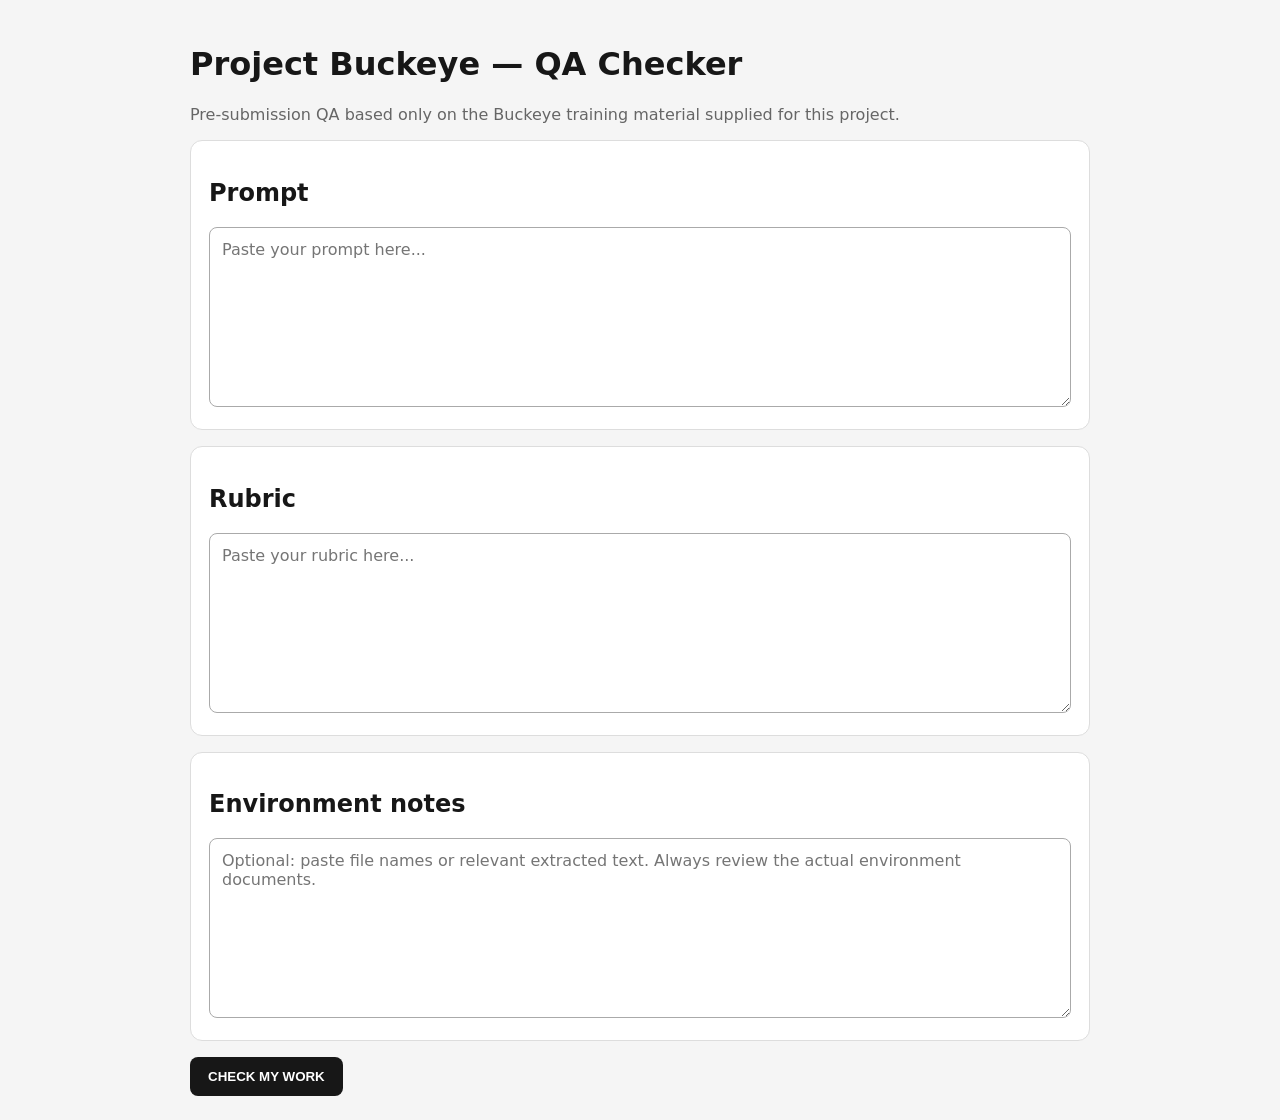
<file: buckeye-qa/index.html>
<!doctype html>
<html lang="en"><head><meta charset="utf-8"><meta name="viewport" content="width=device-width,initial-scale=1"><title>Project Buckeye QA Checker</title><style>body{font-family:system-ui,-apple-system,sans-serif;max-width:900px;margin:auto;padding:24px;background:#f5f5f5;color:#171717}.card{background:#fff;border:1px solid #ddd;border-radius:12px;padding:18px;margin:16px 0}textarea{width:100%;min-height:180px;box-sizing:border-box;padding:12px;border:1px solid #aaa;border-radius:8px;font:inherit}button{padding:12px 18px;border:0;border-radius:8px;font-weight:700;background:#171717;color:#fff}.check{padding:12px 0;border-bottom:1px solid #eee}.ok{color:#16723b}.warn{color:#996800}.bad{color:#a51d2d}.muted{color:#666}</style></head><body><h1>Project Buckeye — QA Checker</h1><p class="muted">Pre-submission QA based only on the Buckeye training material supplied for this project.</p><div class="card"><h2>Prompt</h2><textarea id="p" placeholder="Paste your prompt here..."></textarea></div><div class="card"><h2>Rubric</h2><textarea id="r" placeholder="Paste your rubric here..."></textarea></div><div class="card"><h2>Environment notes</h2><textarea id="e" placeholder="Optional: paste file names or relevant extracted text. Always review the actual environment documents."></textarea></div><button onclick="go()">CHECK MY WORK</button><div id="out" class="card" style="display:none"><h2>QA Report</h2><div id="s"></div><div id="c"></div><p class="muted"><b>Important:</b> Warnings require human review. This checker does not invent Buckeye rules or write the task for you.</p></div><script>const W=s=>(s.match(/\b[\w’'-]+\b/g)||[]).length,A=(s,x)=>x.some(v=>s.toLowerCase().includes(v));function go(){let p=document.getElementById('p').value.trim(),r=document.getElementById('r').value.trim(),e=document.getElementById('e').value.trim(),w=W(p),a=[];function q(n,z,m){a.push('<div class="check"><b class="'+z+'">'+z.toUpperCase()+' — '+n+'</b><br>'+m+'</div>')}q('Prompt length',w>=300&&w<=500?'ok':'bad',w+' words — training requires 300–500 words.');q('Unambiguous',A(p,['based on','using','must','required','calculate','produce','deliver','rank'])?'ok':'warn','Check that the prompt distinguishes model failure from prompt failure.');q('Professional role & context',A(p,['you are','manager','director','supervisor','coordinator','analyst'])?'ok':'warn','Verify persona, audience, stakes and context are specific.');q('Realistic, not contrived',A(p,['company','department','client','employee','vendor','operations','hr','customer','project'])?'ok':'warn','Verify the scenario mirrors professional work.');q('Timeless / anchored date',A(p,['as of','2025','2026','january','february','march','april','may','june','july','august','september','october','november','december'])?'ok':'warn','If time matters, anchor a date inside the scenario.');q('Clear deliverable',A(p,['deliver','produce','create','submit','memo','report','plan','brief','docx','xlsx','pdf','filename'])?'ok':'warn','Verify format, filename, audience and quality bar.');q('Clear constraints',A(p,['must not','do not','only','no more than','maximum','within','limit','constraint'])?'ok':'warn','Verify important must-nots and resource limits.');q('Closed-world solvability','warn',e?'Review whether every substantive requirement is supported by the supplied environment.':'Review the actual environment and verify the task is solvable from it alone.');q('Solution path not given away',A(p,['step 1','step 2','first','then','next','use this formula'])?'warn':'ok','Review whether the prompt prescribes the solution path.');q('Meaningful failure mechanism',A(p,['conflict','reconcile','precedence','exception','threshold','duplicate','missing','discrep','cross-reference','sequential'])?'ok':'warn','Training examples emphasize meaningful failure from reconciliation, sequence, termination, reverse-solving, messy data, thresholds, and baseline/policy separation.');q('Rubric supplied',r?'ok':'bad',r?'Rubric supplied.':'Paste the rubric before submission.');if(r){let l=r.split(/\n+/).filter(Boolean);q('Atomic criteria',l.every(x=>(x.match(/\band\b/gi)||[]).length<=1)?'ok':'warn','Criteria should be simple declarative true/false statements, not stacked requirements.');q('Objective / checkable',A(r,['sufficiently detailed','sound professional judgment','good','appropriate','reasonable'])?'warn':'ok','Avoid subjective standards.');q('Self-contained',A(r,['project charter','see attached','refer to','according to the environment'])?'warn':'ok','Criteria should be self-contained.');q('Negative criteria',A(r,['does not','fails to','omits','incorrect','hallucinates','unreconciled','ignores','misses'])?'ok':'warn','Negative criteria should describe the presence of an undesirable behavior.')}document.getElementById('out').style.display='block';document.getElementById('s').innerHTML='<p><b>Prompt:</b> '+w+' words &nbsp; <b>Rubric:</b> '+(r?'supplied':'missing')+'</p>';document.getElementById('c').innerHTML=a.join('');}</script></body></html>
</file>
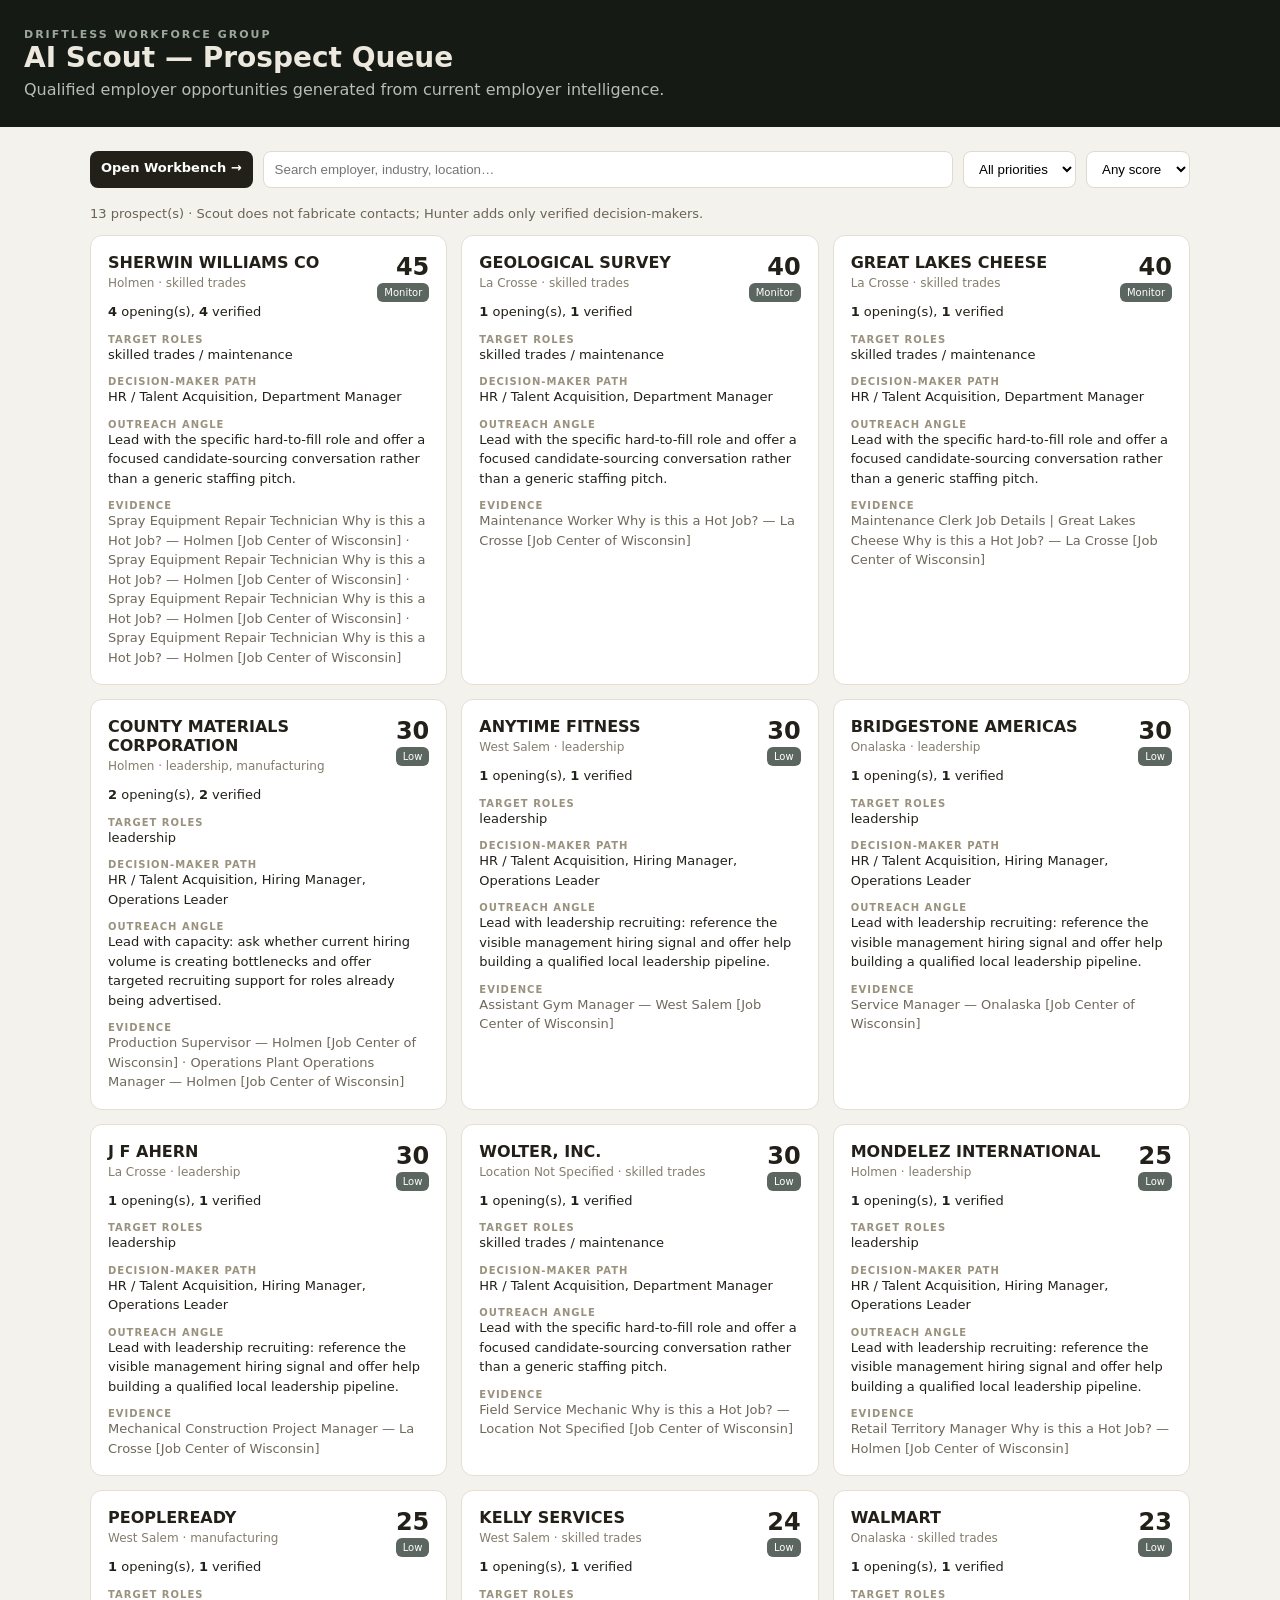
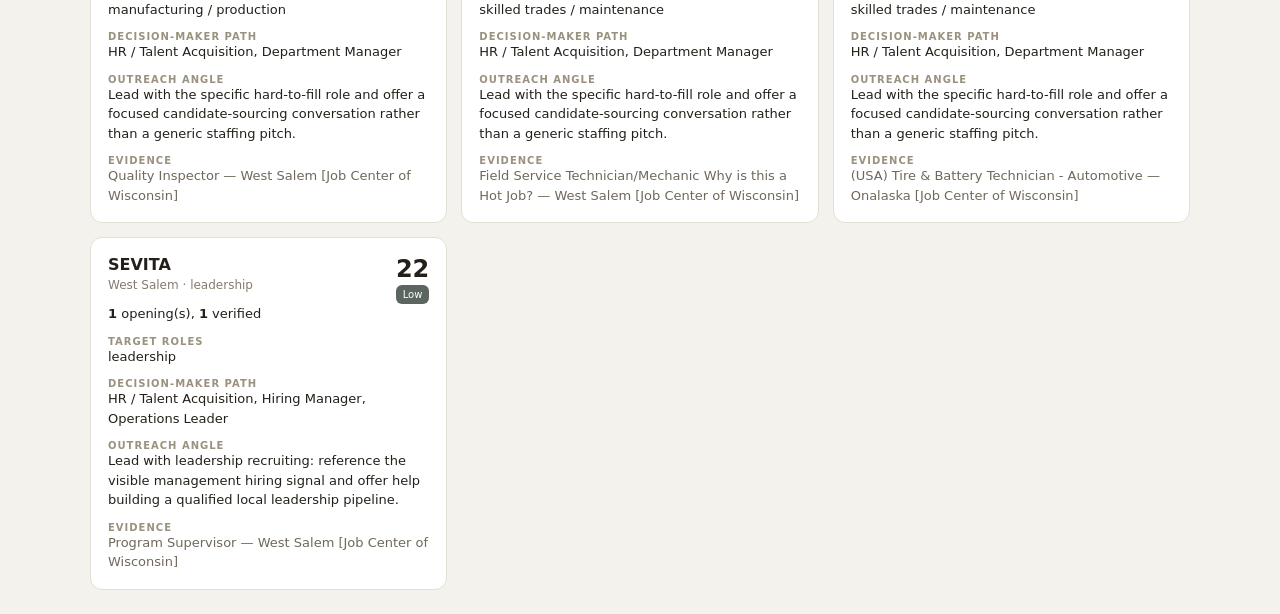
<file: frontend/prospect-queue.html>
<!doctype html>
<html lang="en"><head><meta charset="utf-8"><meta name="viewport" content="width=device-width,initial-scale=1"><title>Driftless Workforce | AI Scout</title>
<style>body{margin:0;background:#f4f2ed;color:#232019;font-family:system-ui,-apple-system,sans-serif}header{background:#161a15;color:#ede8dd;padding:28px 24px}h1{margin:0 0 6px;font-size:28px}.sub{color:#b7bdb2}main{max-width:1100px;margin:auto;padding:24px}.toolbar{display:flex;gap:10px;flex-wrap:wrap;margin-bottom:18px}input,select{padding:9px 11px;border:1px solid #dedacd;border-radius:8px;background:white}.grid{display:grid;grid-template-columns:repeat(auto-fit,minmax(300px,1fr));gap:14px}.card{background:white;border:1px solid #e4dfd3;border-radius:12px;padding:17px}.top{display:flex;justify-content:space-between;gap:10px}.score{font-size:24px;font-weight:800}.pill{font-size:10px;padding:4px 7px;border-radius:6px;background:#5b6660;color:white}.meta{font-size:12px;color:#847c6c;margin:4px 0 12px}.label{font-size:10px;letter-spacing:1px;text-transform:uppercase;color:#9a927e;font-weight:700;margin-top:12px}.small{font-size:13px;line-height:1.5}.evidence{color:#6f685b}</style></head>
<body><header><div style="font-size:11px;letter-spacing:2px;font-weight:700;color:#9aa89a">DRIFTLESS WORKFORCE GROUP</div><h1>AI Scout — Prospect Queue</h1><div class="sub">Qualified employer opportunities generated from current employer intelligence.</div></header>
<main><div class="toolbar"><a href="prospect-workbench.html" style="padding:9px 11px;border-radius:8px;background:#232019;color:#fff;text-decoration:none;font-weight:700;font-size:13px">Open Workbench →</a><input id="q" placeholder="Search employer, industry, location…" style="flex:1;min-width:240px"><select id="priority"><option value="">All priorities</option><option>Pursue</option><option>Monitor</option><option>Low</option></select><select id="min"><option value="0">Any score</option><option value="30">30+</option><option value="40">40+</option><option value="50">50+</option></select></div><div id="summary" style="margin-bottom:14px;color:#6b6355;font-size:13px"></div><div id="grid" class="grid"></div></main>
<script>
let data=[];const esc=s=>String(s??'').replace(/[&<>"']/g,c=>({'&':'&amp;','<':'&lt;','>':'&gt;','"':'&quot;',"'":'&#39;'}[c]));
function render(){const q=document.getElementById('q').value.toLowerCase(),p=document.getElementById('priority').value,min=Number(document.getElementById('min').value);const rows=data.filter(x=>(!q||[x.employer,...x.industries,...x.locations,...x.target_roles].join(' ').toLowerCase().includes(q))&&(!p||x.priority===p)&&x.score>=min);document.getElementById('summary').textContent=rows.length+' prospect(s) · Scout does not fabricate contacts; Hunter adds only verified decision-makers.';document.getElementById('grid').innerHTML=rows.map(x=>'<article class="card"><div class="top"><div><b>'+esc(x.employer)+'</b><div class="meta">'+esc(x.locations.join(', '))+' · '+esc(x.industries.join(', '))+'</div></div><div style="text-align:right"><div class="score">'+x.score+'</div><span class="pill">'+esc(x.priority)+'</span></div></div><div class="small"><b>'+x.opening_count+'</b> opening(s), <b>'+x.verified_opening_count+'</b> verified</div><div class="label">Target roles</div><div class="small">'+esc(x.target_roles.join(', ')||'—')+'</div><div class="label">Decision-maker path</div><div class="small">'+esc(x.decision_maker_roles.join(', ')||'—')+'</div><div class="label">Outreach angle</div><div class="small">'+esc(x.outreach_angle||'—')+'</div><div class="label">Evidence</div><div class="small evidence">'+esc((x.evidence||[]).join(' · ')||'—')+'</div></article>').join('')||'<div>No prospects match those filters.</div>'}
fetch('../data/prospect_queue.json').then(r=>r.json()).then(x=>{data=x;render()}).catch(e=>{document.getElementById('grid').textContent='Could not load Scout queue: '+e.message});['q','priority','min'].forEach(id=>document.getElementById(id).addEventListener('input',render));
</script></body></html>
</file>
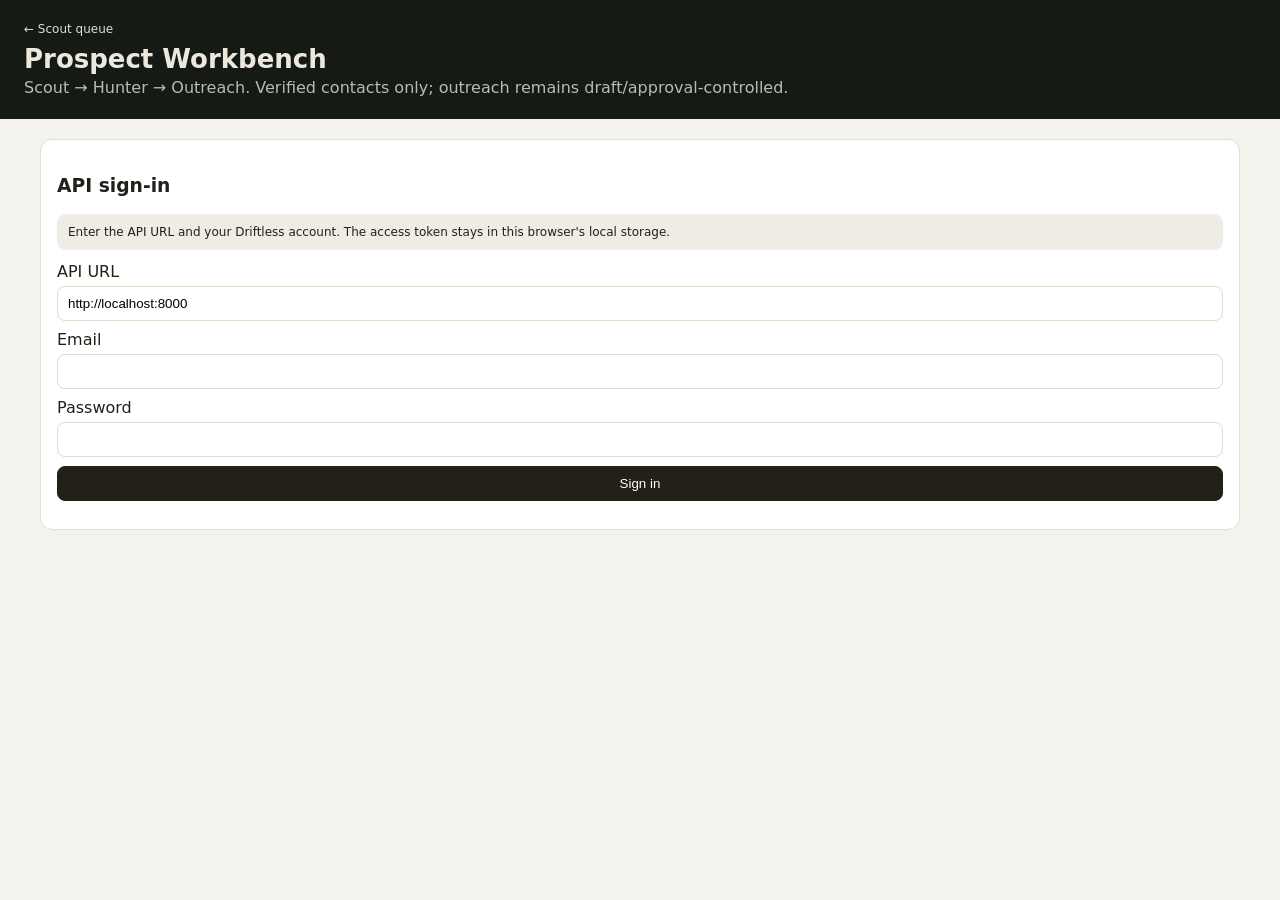
<file: frontend/prospect-workbench.html>
<!doctype html>
<html lang="en"><head><meta charset="utf-8"><meta name="viewport" content="width=device-width,initial-scale=1"><title>Driftless Workforce | Prospect Workbench</title>
<style>
body{margin:0;background:#f4f2ed;color:#232019;font-family:system-ui,-apple-system,sans-serif}header{background:#161a15;color:#ede8dd;padding:22px 24px}h1{margin:4px 0;font-size:26px}.sub{color:#b7bdb2}.nav{font-size:12px;margin-bottom:8px}.nav a{color:#d9e1d6;text-decoration:none}main{max-width:1200px;margin:auto;padding:20px}.layout{display:grid;grid-template-columns:340px 1fr;gap:16px}@media(max-width:800px){.layout{grid-template-columns:1fr}}.panel,.card{background:white;border:1px solid #e4dfd3;border-radius:12px;padding:16px}.list{display:grid;gap:8px;max-height:70vh;overflow:auto}.prospect{padding:12px;border:1px solid #e4dfd3;border-radius:9px;cursor:pointer}.prospect.active{border-color:#5b6660;box-shadow:0 0 0 2px #e9ece8}.muted,.meta{color:#756d60;font-size:12px}.score{font-size:22px;font-weight:800}.pill{font-size:10px;padding:4px 7px;border-radius:6px;background:#5b6660;color:#fff}.row{display:flex;justify-content:space-between;gap:12px;align-items:flex-start}.label{font-size:10px;letter-spacing:1px;text-transform:uppercase;color:#9a927e;font-weight:700;margin-top:14px}.btn{border:1px solid #cbc5b8;background:#fff;border-radius:8px;padding:9px 12px;cursor:pointer}.btn.primary{background:#232019;color:#fff;border-color:#232019}.btn:disabled{opacity:.5;cursor:not-allowed}input,textarea{width:100%;box-sizing:border-box;padding:9px 10px;border:1px solid #dedacd;border-radius:8px;background:#fff;margin-top:5px}textarea{min-height:130px}.form{display:grid;gap:9px}.contacts{display:grid;gap:8px;margin-top:8px}.contact{border:1px solid #e4dfd3;border-radius:9px;padding:11px}.draft{background:#f8f6f1;border-radius:9px;padding:13px;white-space:pre-wrap;line-height:1.5}.notice{background:#eeece5;border-radius:9px;padding:11px;font-size:12px;margin-bottom:12px}
</style></head>
<body><header><div class="nav"><a href="prospect-queue.html">← Scout queue</a></div><h1>Prospect Workbench</h1><div class="sub">Scout → Hunter → Outreach. Verified contacts only; outreach remains draft/approval-controlled.</div></header>
<main>
<div id="login" class="panel" style="display:none"><h3>API sign-in</h3><div class="notice">Enter the API URL and your Driftless account. The access token stays in this browser's local storage.</div><div class="form"><label>API URL<input id="api" value="http://localhost:8000"></label><label>Email<input id="email" type="email"></label><label>Password<input id="password" type="password"></label><button class="btn primary" id="loginBtn">Sign in</button></div><p id="loginMsg" class="muted"></p></div>
<div id="app" style="display:none"><div class="notice"><b>Control boundary:</b> Hunter records require a source URL and verification date. Outreach generation never sends automatically.</div>
<div class="layout"><section class="panel"><div class="row"><b>Prospects</b><button class="btn" id="refresh">Refresh</button></div><div class="form" style="margin:10px 0"><input id="search" placeholder="Search prospects…"></div><div id="prospects" class="list"></div></section>
<section><div id="detail" class="card"><p class="muted">Select a prospect.</p></div></section></div></div>
</main>
<script>
const esc=s=>String(s??'').replace(/[&<>"']/g,c=>({'&':'&amp;','<':'&lt;','>':'&gt;','"':'&quot;',"'":'&#39;'}[c]));let prospects=[],selected=null,contacts=[];
const state={api:localStorage.getItem('driftless-api')||'http://localhost:8000',token:localStorage.getItem('driftless-token')||''};
document.getElementById('api').value=state.api;
function authHeaders(){return {'Authorization':'Bearer '+state.token,'Content-Type':'application/json'}};
async function api(path,opt={}){const r=await fetch(state.api.replace(/\/$/,'')+path,{...opt,headers:{...authHeaders(),...(opt.headers||{})}});if(r.status===401){logout();throw Error('Authentication expired.');}if(!r.ok)throw Error((await r.text())||('HTTP '+r.status));return r.json()}
function logout(){state.token='';localStorage.removeItem('driftless-token');document.getElementById('app').style.display='none';document.getElementById('login').style.display='block'}
function showApp(){document.getElementById('login').style.display='none';document.getElementById('app').style.display='block'}
async function loadProspects(){prospects=await api('/prospects?limit=500');renderProspects();if(selected)await selectProspect(selected.slug)}
function renderProspects(){const q=document.getElementById('search').value.toLowerCase();const rows=prospects.filter(x=>(x.employer+' '+(x.industries||[]).join(' ')+' '+(x.locations||[]).join(' ')).toLowerCase().includes(q));document.getElementById('prospects').innerHTML=rows.map(x=>'<div class="prospect '+(selected&&selected.slug===x.slug?'active':'')+'" data-slug="'+esc(x.slug)+'"><div class="row"><b>'+esc(x.employer)+'</b><span class="score">'+x.score+'</span></div><div class="meta">'+esc(x.priority)+' · '+x.opening_count+' openings · '+esc((x.locations||[]).join(', '))+'</div></div>').join('')||'<div class="muted">No matching prospects.</div>';document.querySelectorAll('.prospect').forEach(el=>el.onclick=()=>selectProspect(el.dataset.slug))}
async function selectProspect(slug){selected=prospects.find(x=>x.slug===slug);renderProspects();contacts=await api('/prospects/'+encodeURIComponent(slug)+'/contacts');renderDetail();await loadOutreach()}
let outreachRows=[];async function loadOutreach(){if(!selected)return;outreachRows=await api('/prospects/'+encodeURIComponent(selected.slug)+'/outreach');renderOutreach()} function renderOutreach(){const el=document.getElementById('outreach');if(!el)return;el.innerHTML=outreachRows.map(o=>'<div class="contact"><div class="row"><b>'+esc(o.status)+'</b><span class="muted">Next: '+esc(o.next_action)+'</span></div>'+(o.draft_subject?'<div style="margin-top:8px"><b>'+esc(o.draft_subject)+'</b><div class="draft">'+esc(o.draft_body)+'</div></div>':'')+'<div style="display:flex;gap:7px;flex-wrap:wrap;margin-top:9px"><button class="btn" data-state="CONTACT IDENTIFIED" data-id="'+o.id+'">Identified</button><button class="btn" data-state="CONTACTED" data-id="'+o.id+'">Contacted</button><button class="btn" data-state="ENGAGED" data-id="'+o.id+'">Engaged</button><button class="btn" data-state="CLIENT" data-id="'+o.id+'">Client</button><button class="btn" data-suppress="1" data-id="'+o.id+'">Suppress</button></div></div>').join('')||'<div class="muted">No outreach record yet.</div>';el.querySelectorAll('[data-state]').forEach(b=>b.onclick=()=>changeOutreach(b.dataset.id,b.dataset.state));el.querySelectorAll('[data-suppress]').forEach(b=>b.onclick=()=>suppressOutreach(b.dataset.id))} async function changeOutreach(id,status){await api('/prospects/'+encodeURIComponent(selected.slug)+'/outreach/'+id+'?status_value='+encodeURIComponent(status),{method:'PATCH'});await loadOutreach()} async function suppressOutreach(id){const reason=prompt('Suppression reason');if(!reason)return;await api('/prospects/'+encodeURIComponent(selected.slug)+'/outreach/'+id+'?status_value=NEW&suppressed=true&suppression_reason='+encodeURIComponent(reason),{method:'PATCH'});await loadOutreach()} function renderDetail(){const x=selected;if(!x)return;document.getElementById('detail').innerHTML='<div class="row"><div><h2 style="margin:0 0 4px">'+esc(x.employer)+'</h2><div class="meta">'+esc((x.locations||[]).join(', '))+' · '+esc((x.industries||[]).join(', '))+'</div></div><div style="text-align:right"><div class="score">'+x.score+'</div><span class="pill">'+esc(x.priority)+'</span></div></div><div class="label">Hiring signal</div><div>'+x.opening_count+' openings · '+x.verified_opening_count+' verified</div><div class="label">Target roles</div><div>'+esc((x.target_roles||[]).join(', ')||'—')+'</div><div class="label">Decision-maker path</div><div>'+esc((x.decision_maker_roles||[]).join(', ')||'—')+'</div><div class="label">Outreach angle</div><div>'+esc(x.outreach_angle||'—')+'</div><div class="label">Hunter — verified contacts</div><div id="contacts" class="contacts"></div><div class="label">Add verified contact</div><form id="contactForm" class="form"><label>Name<input name="name" required></label><label>Title<input name="title" required></label><label>Source URL<input name="source_url" type="url" required placeholder="https://…"></label><label>Verified date<input name="verified_at" type="date" required></label><label>Email (optional)<input name="email" type="email"></label><label>Phone (optional)<input name="phone"></label><button class="btn primary">Save verified contact</button></form><p id="workMsg" class="muted"></p><div class="label">Outreach</div><div id="outreach"></div>';renderContacts();document.getElementById('contactForm').onsubmit=saveContact}
function renderContacts(){const el=document.getElementById('contacts');if(!contacts.length){el.innerHTML='<div class="muted">No verified contact yet. Hunter needs a real source before outreach can be drafted.</div>';return}el.innerHTML=contacts.map(c=>'<div class="contact"><div class="row"><div><b>'+esc(c.name)+'</b><div class="meta">'+esc(c.title)+'</div></div><button class="btn" data-del="'+c.id+'">Remove</button></div><div class="muted">Verified '+esc(c.verified_at)+' · <a href="'+esc(c.source_url)+'" target="_blank" rel="noopener">source</a></div><div style="margin-top:7px"><button class="btn primary" data-draft="'+c.id+'">Create outreach record + draft</button></div></div>').join('');el.querySelectorAll('[data-del]').forEach(b=>b.onclick=async()=>{await api('/prospects/'+encodeURIComponent(selected.slug)+'/contacts/'+b.dataset.del,{method:'DELETE'});await selectProspect(selected.slug)});el.querySelectorAll('[data-draft]').forEach(b=>b.onclick=()=>draft(b.dataset.draft))}
async function saveContact(e){e.preventDefault();const f=new FormData(e.target),body=Object.fromEntries(f.entries());try{await api('/prospects/'+encodeURIComponent(selected.slug)+'/contacts',{method:'POST',body:JSON.stringify(body)});e.target.reset();document.getElementById('workMsg').textContent='Verified contact saved.';await selectProspect(selected.slug)}catch(err){document.getElementById('workMsg').textContent=err.message}}
async function draft(id){const out=document.getElementById('outreach');out.innerHTML='<div class="muted">Creating controlled outreach record…</div>';try{const row=await api('/prospects/'+encodeURIComponent(selected.slug)+'/outreach?contact_id='+id,{method:'POST'});await api('/prospects/'+encodeURIComponent(selected.slug)+'/outreach/'+row.id+'/draft?sender_name=Casey',{method:'POST'});await loadOutreach()}catch(err){out.innerHTML='<div class="muted">'+esc(err.message)+'</div>'}}
document.getElementById('loginBtn').onclick=async()=>{const msg=document.getElementById('loginMsg');try{state.api=document.getElementById('api').value.trim();const body=new URLSearchParams({username:document.getElementById('email').value,password:document.getElementById('password').value});const r=await fetch(state.api.replace(/\/$/,'')+'/auth/token',{method:'POST',headers:{'Content-Type':'application/x-www-form-urlencoded'},body});if(!r.ok)throw Error('Sign-in failed: '+await r.text());const d=await r.json();state.token=d.access_token;localStorage.setItem('driftless-api',state.api);localStorage.setItem('driftless-token',state.token);showApp();await loadProspects()}catch(e){msg.textContent=e.message}}
document.getElementById('refresh').onclick=()=>loadProspects().catch(e=>document.getElementById('prospects').textContent=e.message);
document.getElementById('search').oninput=renderProspects;
if(state.token){showApp();loadProspects().catch(()=>logout())}else{document.getElementById('login').style.display='block'}
</script></body></html>
</file>
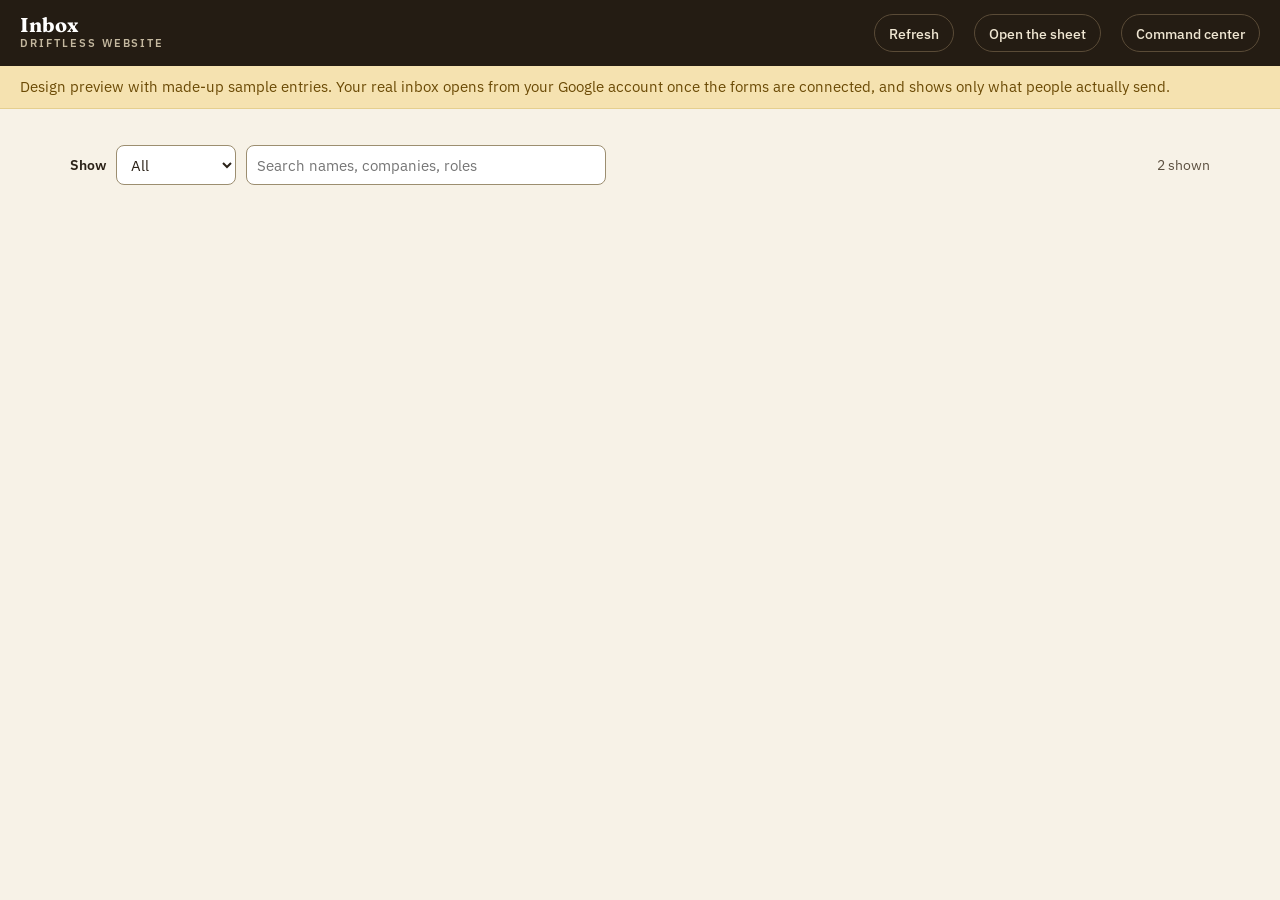
<file: website/apps-script/Inbox.html>
<!doctype html>
<html lang="en">
<head>
<meta charset="utf-8">
<meta name="viewport" content="width=device-width,initial-scale=1">
<title>Driftless Inbox</title>
<link rel="preconnect" href="https://fonts.googleapis.com"><link rel="preconnect" href="https://fonts.gstatic.com" crossorigin>
<link rel="stylesheet" href="https://fonts.googleapis.com/css2?family=Fraunces:opsz,wght@9..144,600;9..144,700&family=IBM+Plex+Sans:wght@400;500;600&display=swap">
<style>
:root{color-scheme:light;--paper:#f7f2e7;--paper-2:#efe7d4;--card:#fffdf8;--ink:#2b2218;--ink-2:#5c5040;--line:#d9cdb2;--field:#9c8e70;--river:#1f5f6b;--river-2:#174a54;--river-tint:#e2edef;--brick:#9e3f2a;--lamp:#d99a1e;--new:#9e3f2a;--new-tint:#f6e3dc;--ok:#2f5a17;--ok-tint:#e3edd5;--warn:#6b4a05;--warn-tint:#f5e2b0;--f-d:'Fraunces',Georgia,serif;--f-b:'IBM Plex Sans',system-ui,-apple-system,'Segoe UI',Arial,sans-serif}
*{box-sizing:border-box}
body{margin:0;background:var(--paper);color:var(--ink);font:400 15px/1.5 var(--f-b)}
a{color:var(--river)}
:focus-visible{outline:3px solid var(--lamp);outline-offset:2px;border-radius:4px}
[hidden]{display:none!important}
.top{background:#241c13;color:#efe6d2;padding:14px 20px;display:flex;flex-wrap:wrap;align-items:center;gap:12px 20px}
.top .brand{display:flex;align-items:center;gap:10px;margin-right:auto}
.top .brand svg{width:34px;height:34px}
.top h1{font:700 1.25rem/1.1 var(--f-d);margin:0;color:#fff}
.top h1 span{display:block;font:600 .68rem/1.4 var(--f-b);letter-spacing:.18em;text-transform:uppercase;color:#c4b89f}
.top a,.top button{color:#efe6d2;background:transparent;border:1px solid #5a4b37;border-radius:999px;padding:7px 14px;font:500 .9rem var(--f-b);text-decoration:none;cursor:pointer;min-height:38px;display:inline-flex;align-items:center}
.top a:hover,.top button:hover{background:#3a2e21;color:#fff}
.banner{background:var(--warn-tint);color:var(--warn);border-bottom:1px solid #e5cf8f;padding:10px 20px;font-size:.92rem}
.wrap{padding:20px;max-width:1180px;margin:0 auto}
.tabs{display:flex;flex-wrap:wrap;gap:8px;margin-bottom:16px}
.tab{display:flex;align-items:center;gap:8px;border:1.5px solid var(--line);background:var(--card);color:var(--ink);border-radius:999px;padding:8px 14px;font:600 .95rem var(--f-b);cursor:pointer;min-height:40px}
.tab[aria-selected="true"]{border-color:var(--river);background:var(--river);color:#fff}
.count{font:600 .75rem var(--f-b);padding:2px 8px;border-radius:999px;background:var(--paper-2);color:var(--ink-2)}
.tab[aria-selected="true"] .count{background:rgba(255,255,255,.2);color:#fff}
.count.has-new{background:var(--new);color:#fff}
.tools{display:flex;flex-wrap:wrap;gap:10px;align-items:center;margin-bottom:16px}
.tools label{font-weight:600;font-size:.9rem}
.tools select,.tools input{font:400 .95rem var(--f-b);border:1.5px solid var(--field);border-radius:8px;padding:8px 10px;background:#fff;min-height:40px;color:var(--ink)}
.tools input{flex:1;min-width:180px;max-width:360px}
.tools .meta{margin-left:auto;color:var(--ink-2);font-size:.88rem}
.list{display:grid;gap:12px}
.item{background:var(--card);border:1px solid var(--line);border-radius:12px;padding:16px 18px;display:grid;grid-template-columns:minmax(0,1fr) 260px;gap:16px}
.item.is-new{border-left:4px solid var(--new)}
.item h2{font:600 1.1rem/1.3 var(--f-d);margin:0 0 2px}
.item .sub{color:var(--ink-2);font-size:.92rem;margin-bottom:10px;overflow-wrap:anywhere}
.item dl{display:grid;grid-template-columns:max-content minmax(0,1fr);gap:4px 14px;margin:0;font-size:.93rem}
.item dt{color:var(--ink-2)}
.item dd{margin:0;overflow-wrap:anywhere;white-space:pre-wrap}
.side{display:flex;flex-direction:column;gap:8px;min-width:0}
.side label{font-size:.82rem;font-weight:600;color:var(--ink-2)}
.side select,.side textarea{width:100%;font:400 .93rem var(--f-b);border:1.5px solid var(--field);border-radius:8px;padding:7px 9px;background:#fff;color:var(--ink)}
.side textarea{min-height:70px;resize:vertical}
.row{display:flex;gap:8px;flex-wrap:wrap;align-items:center}
.btn{border:2px solid var(--river);background:var(--river);color:#fff;border-radius:999px;padding:6px 14px;font:600 .88rem var(--f-b);cursor:pointer;min-height:36px;text-decoration:none;display:inline-flex;align-items:center}
.btn.ghost{background:transparent;color:var(--river)}
.btn:hover{background:var(--river-2);border-color:var(--river-2);color:#fff}
.pill{font:600 .75rem var(--f-b);padding:2px 9px;border-radius:999px;background:var(--paper-2);color:var(--ink-2)}
.pill.New{background:var(--new-tint);color:var(--new)}
.pill.Closed{background:var(--ok-tint);color:var(--ok)}
.saved{font-size:.82rem;color:var(--ok)}
.empty{background:var(--card);border:1px dashed var(--field);border-radius:12px;padding:36px;text-align:center;color:var(--ink-2)}
.sample{font:600 .7rem var(--f-b);letter-spacing:.08em;text-transform:uppercase;background:var(--warn-tint);color:var(--warn);padding:2px 8px;border-radius:999px;margin-left:8px;vertical-align:middle}
@media (max-width:760px){.item{grid-template-columns:1fr}.tools .meta{margin-left:0;width:100%}}
</style>
</head>
<body>
<header class="top">
  <div class="brand">
  <h1>Inbox<span>Driftless website</span></h1></div>
  <button type="button" id="refresh">Refresh</button>
  <a id="sheet-link" href="#" target="_blank" rel="noopener">Open the sheet</a>
  <a id="cc-link" href="#" target="_blank" rel="noopener">Command center</a>
</header>
<div class="banner" id="preview-banner" hidden>Design preview with made-up sample entries. Your real inbox opens from your Google account once the forms are connected, and shows only what people actually send.</div>
<main class="wrap">
  <div class="tabs" role="tablist" id="tabs" aria-label="Submission lists"></div>
  <div class="tools">
    <label for="status-filter">Show</label>
    <select id="status-filter"><option value="">All</option></select>
    <input id="q" type="search" placeholder="Search names, companies, roles" aria-label="Search this list">
    <span class="meta" id="meta" aria-live="polite"></span>
  </div>
  <div class="list" id="list" role="tabpanel" aria-labelledby=""></div>
</main>
<script>
(function () {
  'use strict';
  var PREVIEW_SCHEMA = /*SCHEMA*/{};
  var live = typeof google !== 'undefined' && google.script && google.script.run;
  var state = { data: null, tab: 'employer', status: '', q: '' };
  var ORDER = ['employer', 'candidate', 'question', 'report'];
  var TITLE_FIELDS = { employer: ['company', 'name'], candidate: ['name', 'zip'], question: ['name', 'who'], report: ['company', 'name'] };

  function el(tag, attrs, kids) {
    var n = document.createElement(tag);
    if (attrs) Object.keys(attrs).forEach(function (k) { if (k === 'text') n.textContent = attrs[k]; else n.setAttribute(k, attrs[k]); });
    (kids || []).forEach(function (c) { if (c) n.appendChild(c); });
    return n;
  }

  function sample() {
    var now = new Date();
    function ago(h) { var d = new Date(now - h * 3600e3); return d.toLocaleString('en-US', { month: 'short', day: 'numeric', hour: 'numeric', minute: '2-digit' }); }
    return {
      schema: PREVIEW_SCHEMA, status: ['New', 'Contacted', 'In progress', 'Closed'], sheetUrl: '#', commandCenter: 'https://claude.ai/artifact/DGjq93BQewwZxf4Vq69xQR',
      items: {
        employer: [
          { ID: 'sample1', Received: ago(3), Status: 'New', Notes: '', Company: 'Sample Plastics Co. (sample)', 'Your name': 'Sample Contact', 'Work email': 'hr@example.com', Phone: '(608) 555-0100', 'Your job title': 'HR Manager', 'Where is the job?': 'Sample town', 'What do you need to hire?': 'Maintenance technician', 'How many openings?': '2', 'When do you need them?': 'As soon as possible', Shifts: '2nd shift, 3rd shift', 'Pay range': '$28 to $34 an hour', 'What kind of help?': 'A priority search for a hard-to-fill role', 'Anything else we should know?': 'Sample text: PLC experience preferred.', Page: 'employers.html' },
          { ID: 'sample2', Received: ago(50), Status: 'Contacted', Notes: 'Sample note: call booked.', Company: 'Sample Foods (sample)', 'Your name': 'Sample Contact', 'Work email': 'ops@example.com', Phone: '(608) 555-0101', 'Your job title': '', 'Where is the job?': 'Sample town', 'What do you need to hire?': 'Warehouse or forklift', 'How many openings?': '6', 'When do you need them?': 'Within 30 days', Shifts: '1st shift', 'Pay range': '', 'What kind of help?': 'Ongoing recruiting (monthly retainer)', 'Anything else we should know?': '', Page: 'employers.html' }
        ],
        candidate: [
          { ID: 'sample3', Received: ago(6), Status: 'New', Notes: '', 'Full name': 'Sample Candidate', Phone: '(608) 555-0102', Email: 'candidate@example.com', 'ZIP code': '54601', 'What kind of work do you want?': 'CNC machinist or machine operator', 'Experience in this kind of work': '3 to 10 years', 'When can you start?': 'Within 2 weeks', 'Shifts you can work': '2nd shift', "Driver's license": "Valid driver's license", 'Pay you are looking for': '$27 an hour', 'Certifications or training': 'Sample: CNC certificate', 'Anything else?': '', 'Agreed to contact': 'Yes', Resume: '', Page: 'job-seekers.html' }
        ],
        question: [
          { ID: 'sample4', Received: ago(20), Status: 'New', Notes: '', 'Your name': 'Sample Person', Email: 'person@example.com', Phone: '', 'I am': 'An employer', 'Your question': 'Sample question: do you recruit for second-shift supervisors?', Page: 'contact.html' }
        ],
        report: [
          { ID: 'sample5', Received: ago(30), Status: 'New', Notes: '', 'Your name': 'Sample Reader', 'Work email': 'reader@example.com', Company: 'Sample Manufacturing (sample)', 'Your job title': 'Plant Manager', 'Agreed to contact': 'Yes', Page: 'report.html' }
        ]
      }
    };
  }

  function load() {
    document.getElementById('meta').textContent = 'Loading…';
    if (!live) { document.getElementById('preview-banner').hidden = false; got(sample()); return; }
    google.script.run.withSuccessHandler(got).withFailureHandler(function (e) {
      document.getElementById('list').innerHTML = '';
      document.getElementById('list').appendChild(el('div', { 'class': 'empty', text: 'Could not load the inbox: ' + (e && e.message ? e.message : e) }));
      document.getElementById('meta').textContent = '';
    }).getInbox();
  }

  function got(data) {
    state.data = data;
    document.getElementById('sheet-link').href = data.sheetUrl || '#';
    document.getElementById('cc-link').href = data.commandCenter || '#';
    var sf = document.getElementById('status-filter');
    if (sf.options.length === 1) data.status.forEach(function (s) { sf.appendChild(el('option', { value: s, text: s })); });
    renderTabs(); renderList();
  }

  function labelOf(key, name) {
    var f = (state.data.schema[key].fields || []).filter(function (p) { return p[0] === name; })[0];
    return f ? f[1] : name;
  }

  function renderTabs() {
    var box = document.getElementById('tabs'); box.innerHTML = '';
    ORDER.forEach(function (key) {
      var s = state.data.schema[key]; if (!s) return;
      var items = state.data.items[key] || [];
      var nNew = items.filter(function (r) { return r.Status === 'New'; }).length;
      var b = el('button', { type: 'button', role: 'tab', id: 'tab-' + key, 'aria-selected': String(state.tab === key), 'class': 'tab' },
        [document.createTextNode(s.tab), el('span', { 'class': 'count' + (nNew ? ' has-new' : ''), text: nNew ? nNew + ' new' : String(items.length) })]);
      b.addEventListener('click', function () { state.tab = key; renderTabs(); renderList(); });
      box.appendChild(b);
    });
    document.getElementById('list').setAttribute('aria-labelledby', 'tab-' + state.tab);
  }

  function renderList() {
    var key = state.tab, list = document.getElementById('list'); list.innerHTML = '';
    var s = state.data.schema[key];
    var rows = (state.data.items[key] || []).filter(function (r) {
      if (state.status && r.Status !== state.status) return false;
      if (state.q) { var hay = Object.keys(r).map(function (k) { return r[k]; }).join(' ').toLowerCase(); if (hay.indexOf(state.q) < 0) return false; }
      return true;
    });
    document.getElementById('meta').textContent = rows.length + ' shown';
    if (!rows.length) { list.appendChild(el('div', { 'class': 'empty', text: state.q || state.status ? 'Nothing matches that filter.' : 'Nothing here yet. New submissions show up here and in your email.' })); return; }
    rows.forEach(function (r) { list.appendChild(card(key, s, r)); });
  }

  function card(key, s, r) {
    var tf = TITLE_FIELDS[key] || [];
    var title = r[labelOf(key, tf[0])] || '(no name)';
    var second = r[labelOf(key, tf[1])] || '';
    var email = r[labelOf(key, 'email')] || '';
    var phone = r[labelOf(key, 'phone')] || '';
    var h = el('h2', { text: title });
    if (String(r.ID).indexOf('sample') === 0) h.appendChild(el('span', { 'class': 'sample', text: 'Sample' }));
    var sub = el('div', { 'class': 'sub', text: [second, email, phone, r.Received].filter(Boolean).join('  ·  ') });
    var dl = el('dl');
    s.fields.forEach(function (p) {
      if (tf.indexOf(p[0]) >= 0 || p[0] === 'email' || p[0] === 'phone') return;
      var v = r[p[1]]; if (!v) return;
      dl.appendChild(el('dt', { text: p[1] })); dl.appendChild(el('dd', { text: v }));
    });
    if (r.Resume) {
      dl.appendChild(el('dt', { text: 'Resume' }));
      var dd = el('dd');
      if (/^https?:/.test(r.Resume)) dd.appendChild(el('a', { href: r.Resume, target: '_blank', rel: 'noopener', text: 'Open resume' })); else dd.textContent = r.Resume;
      dl.appendChild(dd);
    }
    var main = el('div', null, [h, sub, dl]);

    var sel = el('select', { id: 'st-' + r.ID });
    state.data.status.forEach(function (x) { var o = el('option', { value: x, text: x }); if (x === r.Status) o.selected = true; sel.appendChild(o); });
    var notes = el('textarea', { id: 'nt-' + r.ID });
    notes.value = r.Notes || '';
    var saved = el('span', { 'class': 'saved', 'aria-live': 'polite' });
    var save = el('button', { type: 'button', 'class': 'btn', text: 'Save' });
    save.addEventListener('click', function () {
      var patch = { status: sel.value, notes: notes.value };
      function ok() { r.Status = patch.status; r.Notes = patch.notes; saved.textContent = 'Saved'; renderTabs(); setTimeout(function () { saved.textContent = ''; }, 2500); itemBox.classList.toggle('is-new', r.Status === 'New'); }
      if (!live) { ok(); return; }
      save.disabled = true;
      google.script.run.withSuccessHandler(function () { save.disabled = false; ok(); })
        .withFailureHandler(function (e) { save.disabled = false; saved.textContent = 'Not saved: ' + (e && e.message ? e.message : e); })
        .updateItem(key, r.ID, patch);
    });
    var actions = el('div', { 'class': 'row' }, [save, saved]);
    if (email) actions.appendChild(el('a', { 'class': 'btn ghost', href: 'mailto:' + email, text: 'Email' }));
    var side = el('div', { 'class': 'side' }, [
      el('label', { 'for': 'st-' + r.ID, text: 'Status' }), sel,
      el('label', { 'for': 'nt-' + r.ID, text: 'Notes' }), notes, actions
    ]);
    var itemBox = el('article', { 'class': 'item' + (r.Status === 'New' ? ' is-new' : '') }, [main, side]);
    return itemBox;
  }

  document.getElementById('status-filter').addEventListener('change', function (e) { state.status = e.target.value; renderList(); });
  document.getElementById('q').addEventListener('input', function (e) { state.q = e.target.value.trim().toLowerCase(); renderList(); });
  document.getElementById('refresh').addEventListener('click', load);
  load();
})();
</script>
</body>
</html>
</file>
